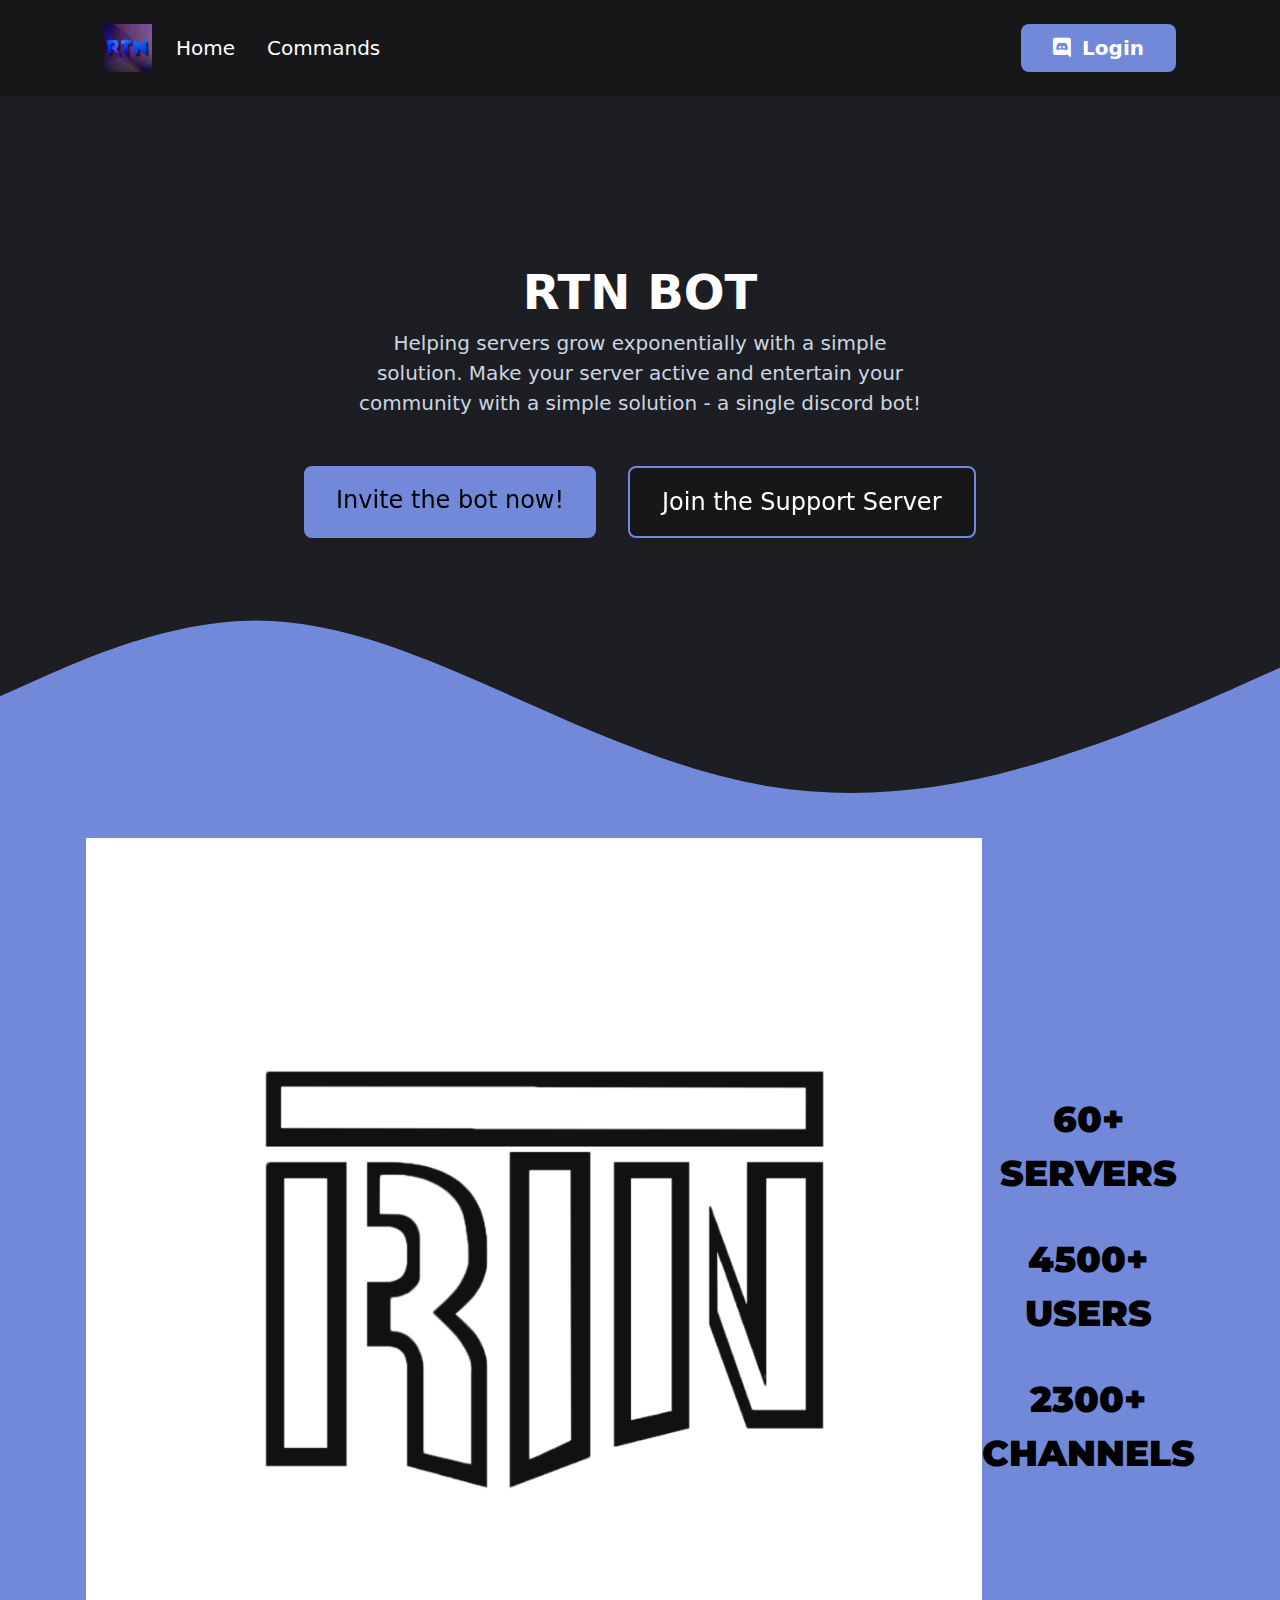
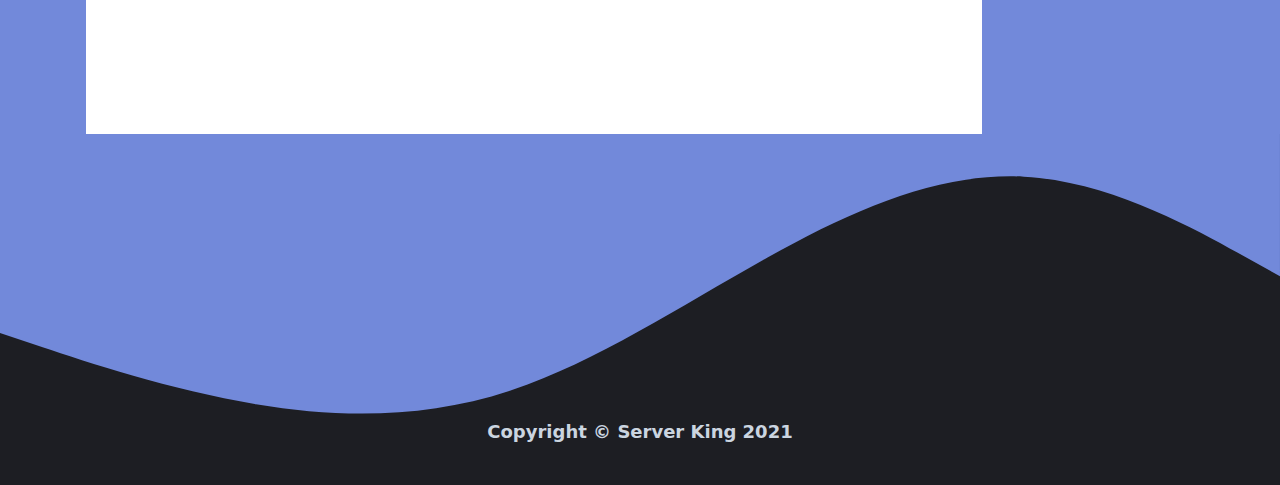
<file: index.html>
<!doctype html>

<html lang="en">

<head>
  <meta charset="utf-8">
  <meta name="viewport" content="width=device-width, initial-scale=1.0">

  <!-- Montserrat Google Font -->
  <link href="https://fonts.googleapis.com/css2?family=Montserrat:wght@900&display=swap" rel="stylesheet">

  <!-- Changes this to your bot's name -->
  <title>RTN BOT</title>

  <!-- Change the content attribute's value to your bot's description -->
  <meta name="description" content="RTN BOT COMMAND">

  <!-- Change the content attribute's value to your name -->
  <meta name="author" content="server King">

  <link rel="stylesheet" href="styles/theTrendingStyle.css">
  <link rel="stylesheet" href="styles/index.css">
  <link rel="stylesheet" href="styles/css/all.css" />

</head>

<body class="bg-shinyGray overflow-x-hidden">
  <nav id="navigationBar" class="flex flex-row items-center justify-between p-6 bg-sweetBlack">
    <div class="left flex flex-row items-center ml-10 md:ml-20 text-white">
      <img src="images/botLogo.png" width="48px" height="48px" class="mr-2 hidden md:inline pointer-events-none noselect" />
      <a href="" class="mx-4 text-xl hover:text-blurple">Home</a>
      <a href="commands.html" class="mx-4 text-xl hover:text-blurple hidden md:inline">Commands</a>
    </div>
    <div class="right mr-10 md:mr-20">
      <a href="https://discord.com/oauth2/authorize?client_id=813649336751620147&scope=bot&permissions=2146913534" target="_blank" class="px-8 py-3 whitespace-no-wrap bg-blurple text-white rounded-lg text-xl font-semibold hover:bg-beautyPurple"><i class="fab fa-discord mr-1"></i> Login</a>
    </div> 
  </nav>

  <div id="container" class="flex flex-col items-center justify-center">
    <div class="flex flex-col items-center justify-center pt-40 text-center">
      <span class="text-2xl md:text-5xl font-semibold text-white">RTN BOT</span>
      <span class="text-gray-400 text-lg md:text-xl max-w-xl font-light">Helping servers grow exponentially with a simple solution. Make your server active and entertain your community with a simple solution - <b>a single discord bot</b>!</span>
      <div class="flex flex-col md:flex-row mt-8">
        <a href="https://discord.com/oauth2/authorize?client_id=813649336751620147&scope=bot&permissions=2146913534" target="_blank" class="text-2xl hvr-grow bg-blurple p-4 md:px-8 mx-4 my-4 rounded-lg">Invite the bot now!</a>
        <a href="https://discord.gg/4h5AtBqfYt" target="_blank" class="text-2xl hvr-grow text-white bg-sweetBlack p-4 md:px-8 mx-4 my-4 rounded-lg border-blurple border-2">Join the Support Server</a>
      </div>
    </div>
    <svg class="bg-blurple" xmlns="http://www.w3.org/2000/svg" viewBox="0 0 1440 320"><path fill="#1D1E23" fill-opacity="1" d="M0,160L48,138.7C96,117,192,75,288,74.7C384,75,480,117,576,160C672,203,768,245,864,261.3C960,277,1056,267,1152,240C1248,213,1344,171,1392,149.3L1440,128L1440,0L1392,0C1344,0,1248,0,1152,0C1056,0,960,0,864,0C768,0,672,0,576,0C480,0,384,0,288,0C192,0,96,0,48,0L0,0Z"></path></svg>
    <div class="flex flex-col md:flex-row items-center justify-center w-full bg-blurple">
      <img src="images/discordUI.png" class="max-w-xs md:max-w-4xl noselect pointer-events-none" />
      <div class="flex flex-col items-center justify-center noselect">
        <div class="flex flex-col items-center text-4xl mb-4">
          <span class="font-montserrat font-black">60+</span>
          <span class="font-montserrat font-black">SERVERS</span>
        </div>
        <div class="flex flex-col items-center text-4xl my-4">
          <span class="font-montserrat font-black">4500+</span>
          <span class="font-montserrat font-black">USERS</span>
        </div>
        <div class="flex flex-col items-center text-4xl mt-4">
          <span class="font-montserrat font-black">2300+</span>
          <span class="font-montserrat font-black">CHANNELS</span>
        </div>
      </div>
    </div>
    <svg xmlns="http://www.w3.org/2000/svg" viewBox="0 0 1440 320"><path fill="#7289DA" fill-opacity="1" d="M0,224L48,240C96,256,192,288,288,304C384,320,480,320,576,288C672,256,768,192,864,138.7C960,85,1056,43,1152,48C1248,53,1344,107,1392,133.3L1440,160L1440,0L1392,0C1344,0,1248,0,1152,0C1056,0,960,0,864,0C768,0,672,0,576,0C480,0,384,0,288,0C192,0,96,0,48,0L0,0Z"></path></svg>
    <div class="flex flex-row items-center justify-center mb-10">
      <span class="text-lg text-gray-400 font-semibold">Copyright © Server King 2021</span>
    </div>
  </div>

</body>

</html>
</file>
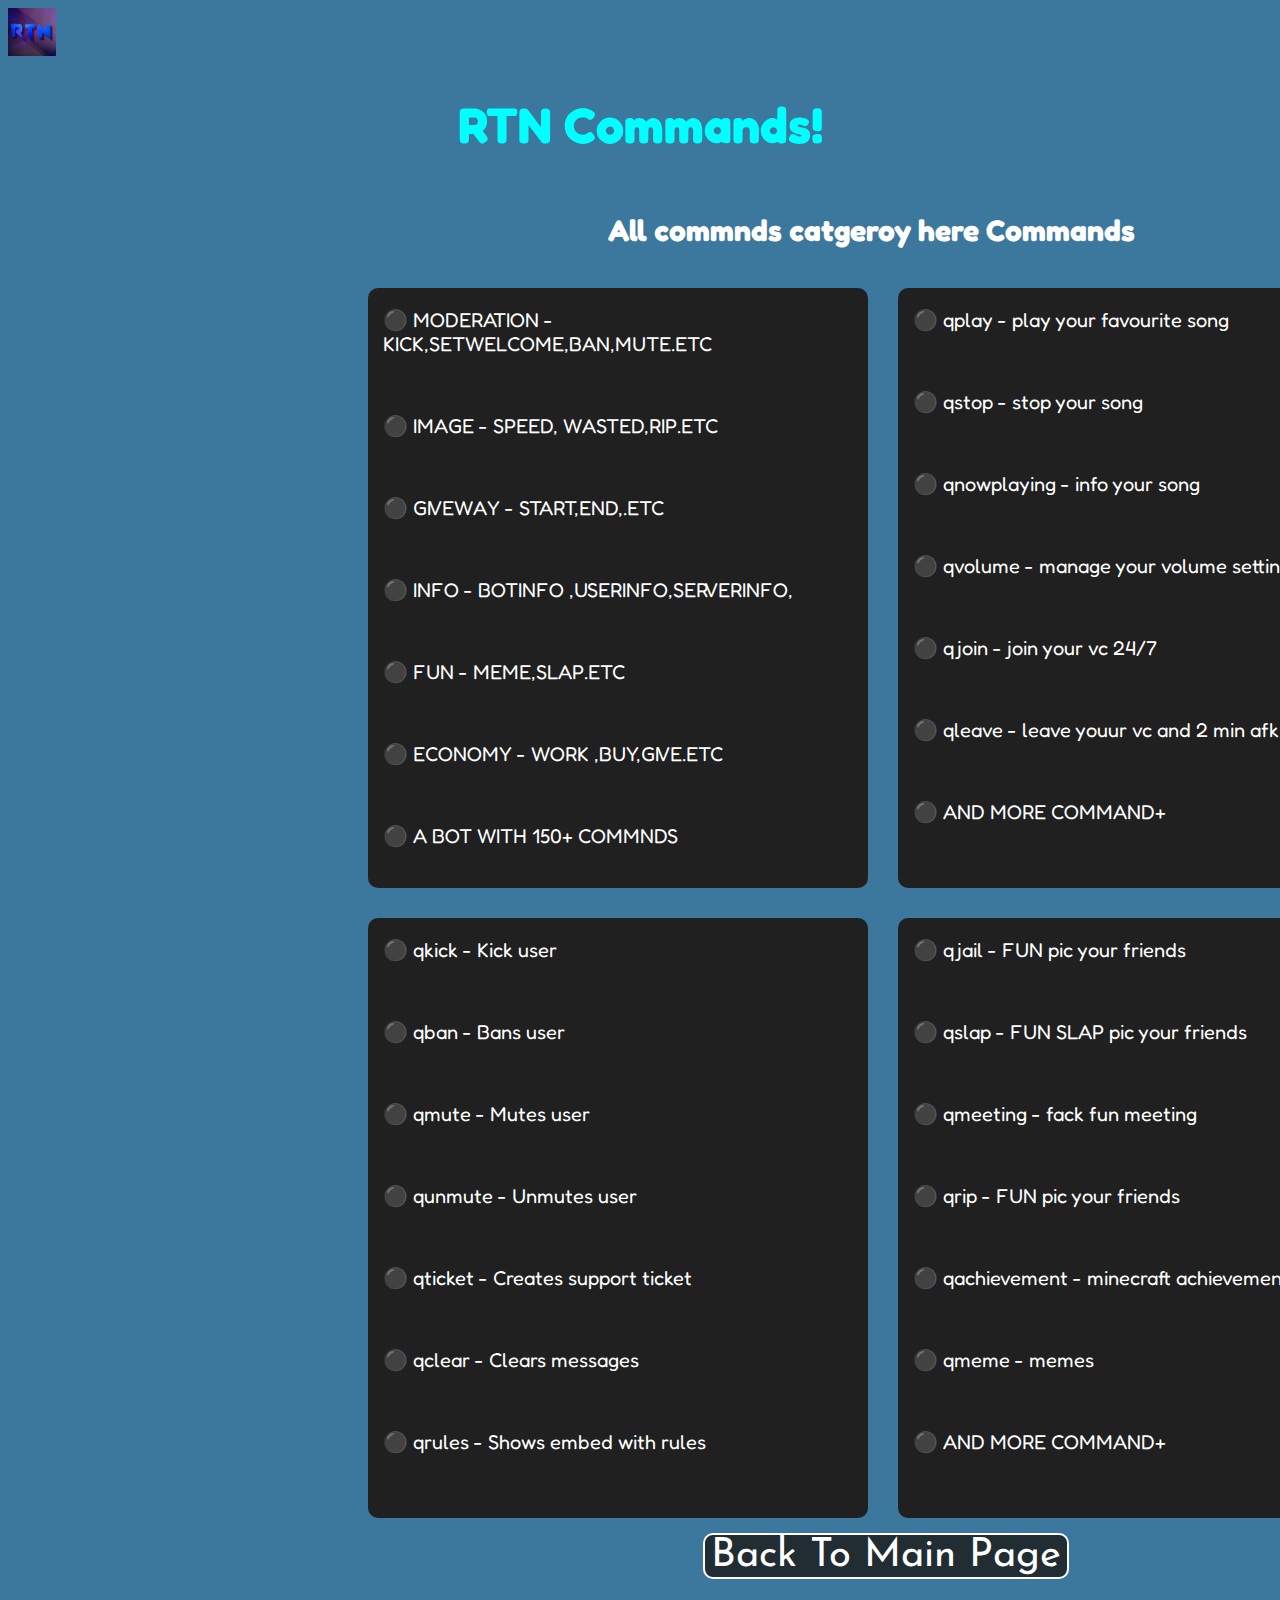
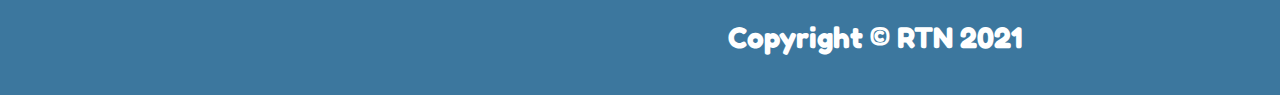
<file: commands.html>
<!DOCTYPE html>
<html lang="en">

<head>
    <title>Commands!</title>
    <link rel="preconnect" href="https://fonts.gstatic.com">
    <link href="https://fonts.googleapis.com/css2?family=Josefin+Sans&display=swap" rel="stylesheet">
    <link href="https://fonts.googleapis.com/css2?family=Knewave&display=swap" rel="stylesheet">
    <link href="https://fonts.googleapis.com/css2?family=Fredoka+One&display=swap" rel="stylesheet">
</head>

<nav id="navigationBar" class="flex flex-row items-center justify-between p-6 bg-sweetBlack">
    <div class="left flex flex-row items-center ml-10 md:ml-20 text-white">
      <img src="images/botLogo.png" width="48px" height="48px" class="mr-2 hidden md:inline pointer-events-none noselect" />
<div>
    <header>
        <h1>RTN Commands!</h1>
        <br>
        <h2> All commnds catgeroy here Commands</h2>
    </header>

    <body>
        <div class="container">
            <div class="box">
                <div class="content">
                    <p>⚫ MODERATION - KICK,SETWELCOME,BAN,MUTE.ETC</p>
                    <br>
                    <p>⚫ IMAGE - SPEED, WASTED,RIP.ETC</p>
                    <br>
                    <p>⚫ GIVEWAY - START,END,.ETC</p>
                    <br>
                    <p>⚫ INFO - BOTINFO ,USERINFO,SERVERINFO,</p>
                    <br>
                    <p>⚫ FUN - MEME,SLAP.ETC</p>
                    <br>
                    <p>⚫ ECONOMY -  WORK ,BUY,GIVE.ETC</p>
                    <br>
                    <p>⚫ A BOT WITH 150+ COMMNDS</p>
                </div>
            </div>
            <div class="box">
                <div class="content">
                    <p>⚫ qplay - play your favourite song</p>
                    <br>
                    <p>⚫ qstop - stop your song</p>
                    <br>
                    <p>⚫ qnowplaying - info your song</p>
                    <br>
                    <p>⚫ qvolume - manage your volume setting [0 to 150]</p>
                    <br>
                    <p>⚫ qjoin - join your vc 24/7</p>
                    <br>
                    <p>⚫ qleave - leave youur vc and 2 min afk</p>
                    <br>
                    <p>⚫ AND MORE COMMAND+</p>
                </div>
            </div>
            <div class="box">
                <div class="content">
                    <p>⚫ qkick - Kick user</p>
                    <br>
                    <p>⚫ qban - Bans user</p>
                    <br>
                    <p>⚫ qmute - Mutes user</p>
                    <br>
                    <p>⚫ qunmute - Unmutes user</p>
                    <br>
                    <p>⚫ qticket - Creates support ticket</p>
                    <br>
                    <p>⚫ qclear - Clears messages</p>
                    <br>
                    <p>⚫ qrules - Shows embed with rules</p>
                </div>
                
            </div>
            <div class="box">
                <div class="content">
                    <p>⚫ qjail - FUN pic your friends</p>
                    <br>
                    <p>⚫ qslap - FUN SLAP pic your friends</p>
                    <br>
                    <p>⚫ qmeeting - fack fun meeting</p>
                    <br>
                    <p>⚫ qrip - FUN pic your friends</p>
                    <br>
                    <p>⚫ qachievement - minecraft achievement</p>
                    <br>
                    <p>⚫ qmeme - memes</p>
                    <br>
                    <p>⚫ AND MORE COMMAND+</p>
                </div>
                
            </div>

            <button class="btn"  onclick="location.href='index.html'">Back To Main Page</button>
            <br>
            <h4>Copyright © RTN 2021</h4>
        </div>
    </body>
</div>


<style>

.container {
    width: 1100px; 
    position: relative;
    left: 345px;
}
.container .box {
    position: relative;
    width: 500px;
    height: 600px;
    background: rgb(32, 32, 32);
    float: left;
    margin: 15px;
    border-radius: 10px;
}
.btn {
        margin-left: 350px;
        background-color: rgba(27, 27, 27, 0.815);
        color: rgb(255, 255, 255);
        font-size: 40px;
        transition-duration: 0.5s;
        border: 2px solid white;
        border-radius: 10px;
        font-family: 'Josefin Sans', sans-serif;
        
    }


h1 {
    font-family: 'Fredoka One', cursive;
    font-size: 50px;
    text-align: center;
    color: aqua;
    margin-bottom: 15px;
}

h2 {
    font-family: 'Fredoka One', cursive;
    font-size: 30px;
    color: white;
    margin-left: 600px;
}

body {
    background-color: #3c779e;
}

h4 {
    font-family: 'Fredoka One', cursive;
    font-size: 30px;
    color: white;
    margin-left: 375px;
}
p {
    font-family: 'Fredoka One', cursive;
    font-size: 20px;
    color: white;
    margin-left: 15px;
}

</style>
</file>
<file: styles/index.css>
/* Montserrat Font */
.font-montserrat {
  font-family: 'Montserrat', sans-serif;
}

/* Disables Selecting and Dragging */
.noselect {
    -webkit-touch-callout: none;
    -webkit-user-select: none;
    -khtml-user-select: none;
    -webkit-user-drag: none;
    -moz-user-select: none;
    -ms-user-select: none;
    user-select: none;
    user-drag: none;
}


/* CSS Animations */

/* Hover Grow */
.hvr-grow {
  display: inline-block;
  vertical-align: middle;
  -webkit-transform: perspective(1px) translateZ(0);
  transform: perspective(1px) translateZ(0);
  box-shadow: 0 0 1px rgba(0, 0, 0, 0);
  -webkit-transition-duration: 0.3s;
  transition-duration: 0.3s;
  -webkit-transition-property: transform;
  transition-property: transform;
}
.hvr-grow:hover, .hvr-grow:focus, .hvr-grow:active {
  -webkit-transform: scale(1.1);
  transform: scale(1.1);
}
</file>
